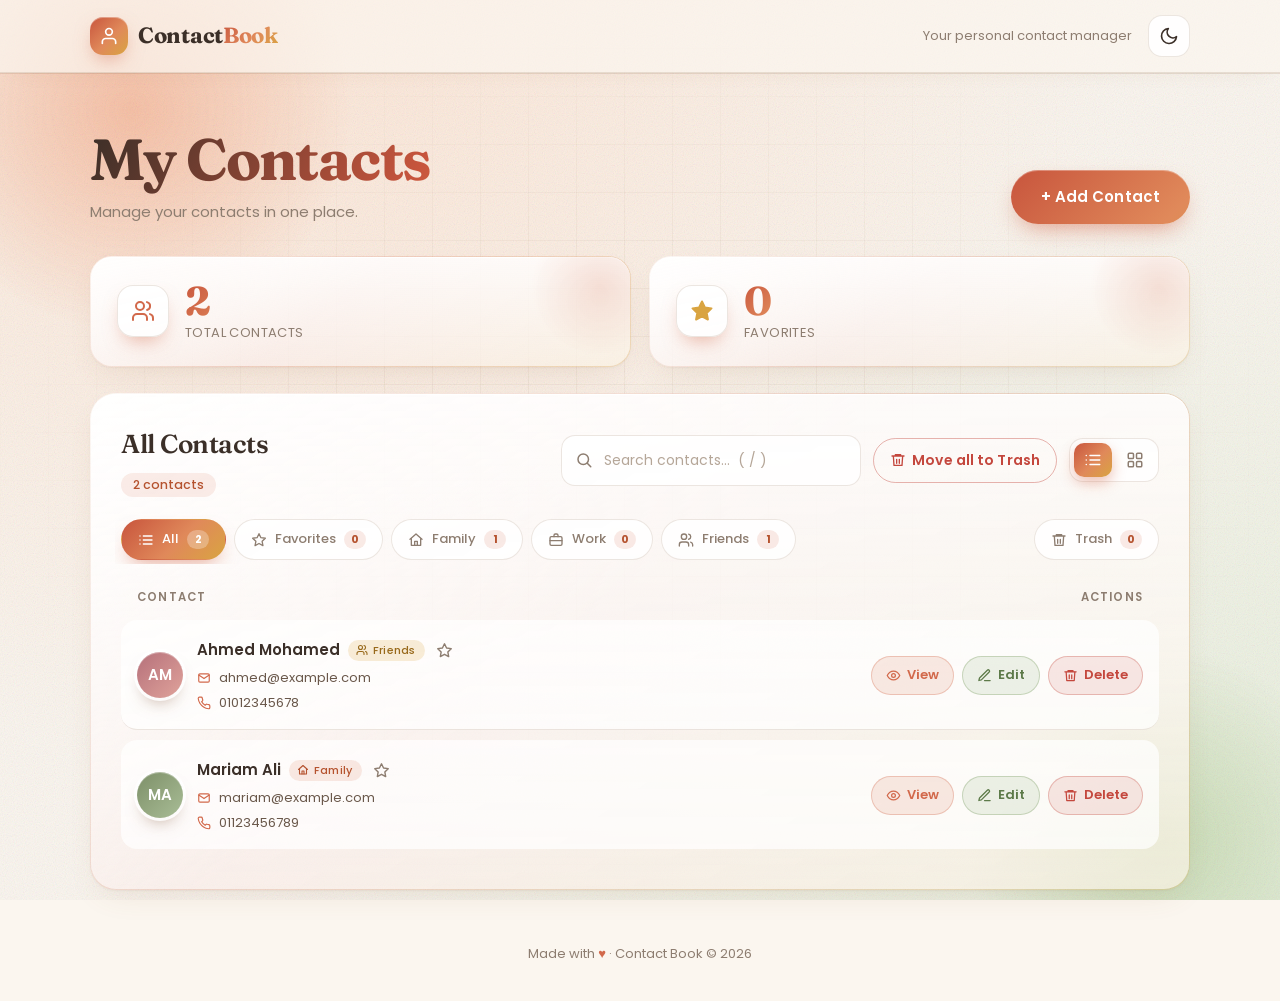
<file: ContactBook/index.html>
<!DOCTYPE html>
<html lang="en" data-theme="light">
<head>
    <meta charset="UTF-8">
    <meta name="viewport" content="width=device-width, initial-scale=1.0">
    <title>Contact Book</title>
    <script>
        try {
            var t = localStorage.getItem("contactbook.theme");
            if (t) document.documentElement.setAttribute("data-theme", t);
        } catch (e) {}
    </script>
    <link rel="icon" href="data:image/svg+xml,%3Csvg xmlns=%27http://www.w3.org/2000/svg%27 viewBox=%270 0 32 32%27%3E%3Crect width=%2732%27 height=%2732%27 rx=%279%27 fill=%27%23d2694b%27/%3E%3Ccircle cx=%2716%27 cy=%2712%27 r=%275%27 fill=%27%23fff%27/%3E%3Cpath d=%27M7 26c1-5 5-7 9-7s8 2 9 7z%27 fill=%27%23fff%27/%3E%3C/svg%3E">
    <meta name="theme-color" content="#fbf6ef">
    <link rel="preload" href="fonts/poppins-latin-400-normal.woff2" as="font" type="font/woff2" crossorigin>
    <link rel="preload" href="fonts/fraunces-latin-700-normal.woff2" as="font" type="font/woff2" crossorigin>
    <link rel="stylesheet" href="style.css">
    <script src="script.js" defer></script>
</head>
<body>
    <div class="bg" aria-hidden="true">
        <span class="blob b1"></span><span class="blob b2"></span><span class="blob b3"></span>
    </div>

    <header class="header">
        <div class="container header-content">
            <a href="#" class="logo">
                <i class="logo-icon"><svg viewBox="0 0 24 24" fill="none" stroke-width="2" stroke-linecap="round" stroke-linejoin="round"><path d="M20 21v-2a4 4 0 0 0-4-4H8a4 4 0 0 0-4 4v2"/><circle cx="12" cy="7" r="4"/></svg></i>
                <b>Contact<span>Book</span></b>
            </a>
            <div class="header-right">
                <p>Your personal contact manager</p>
                <button id="themeToggle" class="icon-btn" type="button" aria-label="Toggle dark mode" title="Toggle theme">
                    <svg class="i-moon" viewBox="0 0 24 24" fill="none" stroke-width="2" stroke-linecap="round" stroke-linejoin="round"><path d="M21 12.8A9 9 0 1 1 11.2 3a7 7 0 0 0 9.8 9.8z"/></svg>
                    <svg class="i-sun" viewBox="0 0 24 24" fill="none" stroke-width="2" stroke-linecap="round" stroke-linejoin="round"><circle cx="12" cy="12" r="4"/><path d="M12 2v2M12 20v2M4.9 4.9l1.4 1.4M17.7 17.7l1.4 1.4M2 12h2M20 12h2M4.9 19.1l1.4-1.4M17.7 6.3l1.4-1.4"/></svg>
                </button>
            </div>
        </div>
    </header>

    <main class="container">
        <section class="page-heading">
            <div class="hero-copy">
                <h1>My Contacts</h1>
                <p>Manage your contacts in one place.</p>
            </div>
            <button id="showFormBtn" class="btn primary">+ Add Contact</button>
        </section>

        <section class="stats" aria-label="Summary">
            <article class="stat spot">
                <span class="stat-icon"><svg viewBox="0 0 24 24" fill="none" stroke="currentColor" stroke-width="2" stroke-linecap="round" stroke-linejoin="round" aria-hidden="true"><path d="M16 21v-2a4 4 0 0 0-4-4H6a4 4 0 0 0-4 4v2"/><circle cx="9" cy="7" r="4"/><path d="M22 21v-2a4 4 0 0 0-3-3.9M16 3.1a4 4 0 0 1 0 7.8"/></svg></span>
                <div><strong id="statTotal">0</strong><small>Total contacts</small></div>
            </article>
            <article class="stat spot">
                <span class="stat-icon star"><svg viewBox="0 0 24 24" fill="none" stroke="currentColor" stroke-width="2" stroke-linecap="round" stroke-linejoin="round" aria-hidden="true"><path d="M12 2.5l2.9 6 6.6.9-4.8 4.6 1.2 6.5L12 17.3 6.1 20.5l1.2-6.5L2.5 9.4l6.6-.9z"/></svg></span>
                <div><strong id="statFav">0</strong><small>Favorites</small></div>
            </article>
        </section>

        <section class="panel spot">
            <div class="toolbar">
                <div>
                    <h2>All Contacts</h2>
                    <p id="contactsCount" class="count-pill">0 contacts</p>
                </div>
                <div class="toolbar-tools">
                    <div class="search-wrap">
                        <svg viewBox="0 0 24 24" fill="none" stroke-width="2" stroke-linecap="round"><circle cx="11" cy="11" r="7"/><path d="m21 21-4.3-4.3"/></svg>
                        <input id="searchInput" type="search"
                               placeholder="Search contacts...  ( / )"
                               aria-label="Search contacts">
                    </div>
                    <button type="button" id="bulkBtn" class="btn ghost-danger" hidden><svg viewBox="0 0 24 24" fill="none" stroke="currentColor" stroke-width="2" stroke-linecap="round" stroke-linejoin="round" aria-hidden="true"><path d="M3 6h18M8 6V4h8v2M19 6l-1 14H6L5 6M10 11v6M14 11v6"/></svg><span id="bulkLabel">Delete all</span></button>
                    <div class="view-toggle" role="group" aria-label="View">
                        <button type="button" id="viewList" class="active" aria-label="List view" title="List view">
                            <svg viewBox="0 0 24 24" fill="none" stroke-width="2" stroke-linecap="round"><path d="M8 6h13M8 12h13M8 18h13M3 6h.01M3 12h.01M3 18h.01"/></svg>
                        </button>
                        <button type="button" id="viewGrid" aria-label="Card view" title="Card view">
                            <svg viewBox="0 0 24 24" fill="none" stroke-width="2" stroke-linecap="round" stroke-linejoin="round"><rect x="3" y="3" width="7" height="7" rx="1.5"/><rect x="14" y="3" width="7" height="7" rx="1.5"/><rect x="3" y="14" width="7" height="7" rx="1.5"/><rect x="14" y="14" width="7" height="7" rx="1.5"/></svg>
                        </button>
                    </div>
                </div>
            </div>

            <div class="tabs" id="tabs" role="tablist" aria-label="Filter contacts">
                <button type="button" class="tab active" data-tab="all" role="tab"><svg viewBox="0 0 24 24" fill="none" stroke="currentColor" stroke-width="2" stroke-linecap="round" stroke-linejoin="round" aria-hidden="true"><path d="M8 6h13M8 12h13M8 18h13M3 6h.01M3 12h.01M3 18h.01"/></svg><span>All</span><b class="tab-count">0</b></button>
                <button type="button" class="tab" data-tab="favorites" role="tab"><svg viewBox="0 0 24 24" fill="none" stroke="currentColor" stroke-width="2" stroke-linecap="round" stroke-linejoin="round" aria-hidden="true"><path d="M12 2.5l2.9 6 6.6.9-4.8 4.6 1.2 6.5L12 17.3 6.1 20.5l1.2-6.5L2.5 9.4l6.6-.9z"/></svg><span>Favorites</span><b class="tab-count">0</b></button>
                <button type="button" class="tab" data-tab="family" role="tab"><svg viewBox="0 0 24 24" fill="none" stroke="currentColor" stroke-width="2" stroke-linecap="round" stroke-linejoin="round" aria-hidden="true"><path d="m3 11 9-8 9 8"/><path d="M5 10v10h14V10"/><path d="M10 20v-6h4v6"/></svg><span>Family</span><b class="tab-count">0</b></button>
                <button type="button" class="tab" data-tab="work" role="tab"><svg viewBox="0 0 24 24" fill="none" stroke="currentColor" stroke-width="2" stroke-linecap="round" stroke-linejoin="round" aria-hidden="true"><rect x="3" y="7" width="18" height="13" rx="2"/><path d="M9 7V5a2 2 0 0 1 2-2h2a2 2 0 0 1 2 2v2M3 13h18"/></svg><span>Work</span><b class="tab-count">0</b></button>
                <button type="button" class="tab" data-tab="friends" role="tab"><svg viewBox="0 0 24 24" fill="none" stroke="currentColor" stroke-width="2" stroke-linecap="round" stroke-linejoin="round" aria-hidden="true"><path d="M16 21v-2a4 4 0 0 0-4-4H6a4 4 0 0 0-4 4v2"/><circle cx="9" cy="7" r="4"/><path d="M22 21v-2a4 4 0 0 0-3-3.9M16 3.1a4 4 0 0 1 0 7.8"/></svg><span>Friends</span><b class="tab-count">0</b></button>
                <button type="button" class="tab tab-trash" data-tab="trash" role="tab"><svg viewBox="0 0 24 24" fill="none" stroke="currentColor" stroke-width="2" stroke-linecap="round" stroke-linejoin="round" aria-hidden="true"><path d="M3 6h18M8 6V4h8v2M19 6l-1 14H6L5 6M10 11v6M14 11v6"/></svg><span>Trash</span><b class="tab-count">0</b></button>
            </div>

            <div id="listView" class="table-wrapper">
                <table>
                    <thead>
                        <tr>
                            <th>Contact</th>
                            <th class="th-actions">Actions</th>
                        </tr>
                    </thead>
                    <tbody id="contactsTableBody"></tbody>
                </table>
            </div>

            <div id="gridView" class="card-grid hidden"></div>

            <div id="emptyMessage" class="empty-message hidden">
                <svg class="empty-icon" viewBox="0 0 24 24" fill="none" stroke="currentColor" stroke-width="2" stroke-linecap="round" stroke-linejoin="round" aria-hidden="true"><circle cx="11" cy="11" r="7"/><path d="m21 21-4.3-4.3"/></svg>
                <strong>No contacts found</strong>
                <p>Try a different search, or add a new contact.</p>
            </div>
        </section>

        <p id="statusMessage" role="status" aria-live="polite"></p>
    </main>

    <dialog id="formSection" class="form-dialog" aria-labelledby="formTitle">
        <div class="dialog-head">
            <div>
                <h2 id="formTitle">Add New Contact</h2>
                <p id="formSub">Fill in the details below.</p>
            </div>
            <button type="button" id="closeFormBtn" class="icon-btn small" aria-label="Close"><svg viewBox="0 0 24 24" fill="none" stroke="currentColor" stroke-width="2" stroke-linecap="round" stroke-linejoin="round" aria-hidden="true"><path d="M18 6 6 18M6 6l12 12"/></svg></button>
        </div>

        <form id="contactForm">
            <div class="form-grid">
                <div class="form-group">
                    <label for="name">Full Name</label>
                    <div class="field">
                        <svg class="f-icon" viewBox="0 0 24 24" fill="none" stroke="currentColor" stroke-width="2" stroke-linecap="round" stroke-linejoin="round" aria-hidden="true"><path d="M20 21v-2a4 4 0 0 0-4-4H8a4 4 0 0 0-4 4v2"/><circle cx="12" cy="7" r="4"/></svg>
                        <input id="name" name="name" type="text" dir="auto" placeholder="Ahmed Mohamed"
                               minlength="2" maxlength="100" required>
                        <svg class="tick" viewBox="0 0 24 24" fill="none" stroke="currentColor" stroke-width="2" stroke-linecap="round" stroke-linejoin="round" aria-hidden="true"><path d="m5 12.5 4.5 4.5L19 7.5"/></svg>
                    </div>
                </div>

                <div class="form-group">
                    <label for="email">Email Address</label>
                    <div class="field">
                        <svg class="f-icon" viewBox="0 0 24 24" fill="none" stroke="currentColor" stroke-width="2" stroke-linecap="round" stroke-linejoin="round" aria-hidden="true"><rect x="3" y="5" width="18" height="14" rx="2"/><path d="m3 7 9 6 9-6"/></svg>
                        <input id="email" name="email" type="email" placeholder="name@example.com"
                               maxlength="254" required>
                        <svg class="tick" viewBox="0 0 24 24" fill="none" stroke="currentColor" stroke-width="2" stroke-linecap="round" stroke-linejoin="round" aria-hidden="true"><path d="m5 12.5 4.5 4.5L19 7.5"/></svg>
                    </div>
                </div>

                <div class="form-group">
                    <label for="phone">Phone Number</label>
                    <div class="field">
                        <svg class="f-icon" viewBox="0 0 24 24" fill="none" stroke="currentColor" stroke-width="2" stroke-linecap="round" stroke-linejoin="round" aria-hidden="true"><path d="M22 16.9v3a2 2 0 0 1-2.2 2 19.8 19.8 0 0 1-8.6-3.1 19.5 19.5 0 0 1-6-6A19.8 19.8 0 0 1 2.1 4.2 2 2 0 0 1 4.1 2h3a2 2 0 0 1 2 1.7c.1 1 .4 1.9.7 2.8a2 2 0 0 1-.5 2.1L8 9.9a16 16 0 0 0 6 6l1.3-1.3a2 2 0 0 1 2.1-.4c.9.3 1.8.6 2.8.7a2 2 0 0 1 1.7 2z"/></svg>
                        <input id="phone" name="phone" type="tel"
                               pattern="^01[0125][0-9]{8}$"
                               placeholder="01012345678"
                               title="Please enter a valid Egyptian phone number starting with 010, 011, 012, or 015 and consisting of 11 digits."
                               required>
                        <svg class="tick" viewBox="0 0 24 24" fill="none" stroke="currentColor" stroke-width="2" stroke-linecap="round" stroke-linejoin="round" aria-hidden="true"><path d="m5 12.5 4.5 4.5L19 7.5"/></svg>
                    </div>
                    <small class="hint">11 digits, starting with 010, 011, 012 or 015</small>
                </div>
                <div class="form-group">
                    <label for="category">Category <span class="opt">(optional)</span></label>
                    <div class="field">
                        <svg class="f-icon" viewBox="0 0 24 24" fill="none" stroke="currentColor" stroke-width="2" stroke-linecap="round" stroke-linejoin="round" aria-hidden="true"><path d="M20.6 13.4 13.4 20.6a2 2 0 0 1-2.8 0L3 13V3h10l7.6 7.6a2 2 0 0 1 0 2.8z"/><circle cx="7.5" cy="7.5" r="1"/></svg>
                        <select id="category" name="category">
                            <option value="">No category</option>
                            <option value="family">Family</option>
                            <option value="work">Work</option>
                            <option value="friends">Friends</option>
                        </select>
                        <svg class="chev" viewBox="0 0 24 24" fill="none" stroke="currentColor" stroke-width="2" stroke-linecap="round" stroke-linejoin="round" aria-hidden="true"><path d="m6 9 6 6 6-6"/></svg>
                    </div>
                </div>

            </div>

            <div class="form-actions">
                <button type="button" id="cancelBtn" class="btn secondary">
                    Cancel
                </button>
                <button type="submit" class="btn primary">
                    Save Contact
                </button>
            </div>
        </form>
    </dialog>

    <dialog id="confirmDialog">
        <form method="dialog" class="dialog-body">
            <div class="dialog-icon"><svg viewBox="0 0 24 24" fill="none" stroke="currentColor" stroke-width="2" stroke-linecap="round" stroke-linejoin="round" aria-hidden="true"><path d="M3 6h18M8 6V4h8v2M19 6l-1 14H6L5 6M10 11v6M14 11v6"/></svg></div>
            <h3 id="confirmTitle">Delete contact?</h3>
            <p id="confirmText">This can't be undone.</p>
            <div class="dialog-actions">
                <button value="cancel" class="btn secondary">Cancel</button>
                <button value="ok" class="btn danger" id="confirmOk">Delete</button>
            </div>
        </form>
    </dialog>

    <dialog id="detailsDialog" class="details-dialog" aria-label="Contact details">
        <button type="button" id="closeDetails" class="icon-btn small details-close" aria-label="Close"><svg viewBox="0 0 24 24" fill="none" stroke="currentColor" stroke-width="2" stroke-linecap="round" stroke-linejoin="round" aria-hidden="true"><path d="M18 6 6 18M6 6l12 12"/></svg></button>
        <div id="detailsBody"></div>
    </dialog>

    <footer>
        <p>Made with <span class="heart">♥</span> &middot; Contact Book &copy; 2026</p>
    </footer>
</body>
</html>
</file>
<file: ContactBook/style.css>
@font-face { font-family: "Cairo"; font-style: normal; font-weight: 400; font-display: swap; src: url("fonts/cairo-arabic-400-normal.woff2") format("woff2"); unicode-range: U+0600-06FF,U+0750-077F,U+08A0-08FF,U+200C-200E,U+2010-2011,U+204F,U+FB50-FDFF,U+FE70-FEFC; }
@font-face { font-family: "Cairo"; font-style: normal; font-weight: 600; font-display: swap; src: url("fonts/cairo-arabic-600-normal.woff2") format("woff2"); unicode-range: U+0600-06FF,U+0750-077F,U+08A0-08FF,U+200C-200E,U+2010-2011,U+204F,U+FB50-FDFF,U+FE70-FEFC; }
@font-face { font-family: "Cairo"; font-style: normal; font-weight: 700; font-display: swap; src: url("fonts/cairo-arabic-700-normal.woff2") format("woff2"); unicode-range: U+0600-06FF,U+0750-077F,U+08A0-08FF,U+200C-200E,U+2010-2011,U+204F,U+FB50-FDFF,U+FE70-FEFC; }
@font-face { font-family: "Poppins"; font-style: normal; font-weight: 400; font-display: swap; src: url("fonts/poppins-latin-400-normal.woff2") format("woff2"); }
@font-face { font-family: "Poppins"; font-style: normal; font-weight: 500; font-display: swap; src: url("fonts/poppins-latin-500-normal.woff2") format("woff2"); }
@font-face { font-family: "Poppins"; font-style: normal; font-weight: 600; font-display: swap; src: url("fonts/poppins-latin-600-normal.woff2") format("woff2"); }
@font-face { font-family: "Poppins"; font-style: normal; font-weight: 700; font-display: swap; src: url("fonts/poppins-latin-700-normal.woff2") format("woff2"); }
@font-face { font-family: "Fraunces"; font-style: normal; font-weight: 600; font-display: swap; src: url("fonts/fraunces-latin-600-normal.woff2") format("woff2"); }
@font-face { font-family: "Fraunces"; font-style: normal; font-weight: 700; font-display: swap; src: url("fonts/fraunces-latin-700-normal.woff2") format("woff2"); }

:root {
    --bg: #fbf6ef;
    --surface: rgba(255, 255, 255, 0.62);
    --surface-strong: rgba(255, 255, 255, 0.9);
    --border: rgba(140, 100, 70, 0.16);
    --text: #3b2f28;
    --muted: #8d7d70;
    --primary: #d2694b;
    --primary-2: #c3d8ad;
    --accent: #5d7a49;
    --success: #a3b18a;
    --danger: #c4473d;
    --grad: linear-gradient(135deg, #c8553d 0%, #e0895a 55%, #d9a441 100%);
    --ease: cubic-bezier(.22, 1, .36, 1);

    --fill: rgba(255, 255, 255, .7);
    --fill-input: rgba(255, 255, 255, .85);
    --shadow: rgba(150, 100, 60, .16);
    --header-bg: rgba(251, 246, 239, .72);
    --toast-bg: rgba(255, 255, 255, .94);
    --bg-a: #fde6d6; --bg-b: #e6efdc;
    --blob1: #f6b99c; --blob2: #c3d8ad; --blob3: #f7da95; --blob-op: .9;
    --grid-line: rgba(140, 100, 70, .07);
    --pill-text: #b5522e;
    --cell-text: #6a584b;
    --placeholder: #b5a698;
    --h1-grad: linear-gradient(120deg, #3b2f28 0%, #c8553d 45%, #d9a441 75%, #3b2f28 100%);
    --inset: #fff;
    --spot: rgba(210, 105, 75, .14);
}

[data-theme="dark"] {
    --bg: #1a1613;
    --surface: rgba(255, 255, 255, 0.06);
    --surface-strong: rgba(255, 255, 255, 0.12);
    --border: rgba(255, 255, 255, 0.12);
    --text: #f4ece1;
    --muted: #b3a899;
    --accent: #a9bd96;
    --danger: #e0786f;
    --fill: rgba(255, 255, 255, .045);
    --fill-input: rgba(255, 255, 255, .06);
    --shadow: rgba(0, 0, 0, .4);
    --header-bg: rgba(26, 22, 19, .6);
    --toast-bg: rgba(34, 28, 24, .9);
    --bg-a: #33221a; --bg-b: #1f2616;
    --blob1: #9a4f30; --blob2: #5f6f4b; --blob3: #c99a5b; --blob-op: .8;
    --grid-line: rgba(255, 255, 255, .035);
    --pill-text: #e8b89a;
    --cell-text: #e0d5c6;
    --placeholder: #7d7265;
    --h1-grad: linear-gradient(120deg, #f4ece1 0%, #e8b89a 40%, #d9a441 70%, #f4ece1 100%);
    --inset: rgba(255, 255, 255, .08);
    --spot: rgba(217, 164, 65, .12);
}



* { box-sizing: border-box; }

html { scroll-behavior: smooth; }

body {
    margin: 0;
    min-height: 100vh;
    font-family: "Poppins", "Cairo", "Segoe UI", Arial, sans-serif;
    background: var(--bg);
    color: var(--text);
    line-height: 1.6;
    overflow-x: hidden;
    position: relative;
}

/* ---------- Animated background ---------- */
.bg {
    position: fixed;
    inset: 0;
    z-index: -1;
    overflow: hidden;
    background:
        radial-gradient(ellipse at 20% 0%, var(--bg-a) 0%, transparent 60%),
        radial-gradient(ellipse at 100% 100%, var(--bg-b) 0%, transparent 55%),
        var(--bg);
}

.blob {
    position: absolute;
    border-radius: 50%;
    will-change: transform;
    opacity: var(--blob-op);
    animation: float 30s ease-in-out infinite;
}
.blob.b1 { width: 460px; height: 460px; background: radial-gradient(circle, var(--blob1) 0%, transparent 68%); top: -120px; left: -100px; }
.blob.b2 { width: 400px; height: 400px; background: radial-gradient(circle, var(--blob2) 0%, transparent 68%); bottom: -140px; right: -80px; animation-delay: -6s; animation-duration: 22s; }
.blob.b3 { width: 320px; height: 320px; background: radial-gradient(circle, var(--blob3) 0%, transparent 68%); top: 40%; left: 55%; opacity: .35; animation-delay: -12s; animation-duration: 26s; }

.bg::after {
    content: "";
    position: absolute;
    inset: 0;
    background-image:
        linear-gradient(var(--grid-line) 1px, transparent 1px),
        linear-gradient(90deg, var(--grid-line) 1px, transparent 1px);
    background-size: 48px 48px;
    mask-image: radial-gradient(ellipse at center, #000 30%, transparent 75%);
    -webkit-mask-image: radial-gradient(ellipse at center, #000 30%, transparent 75%);
}

@keyframes float {
    0%, 100% { transform: translate(0, 0) scale(1); }
    33%      { transform: translate(70px, 50px) scale(1.12); }
    66%      { transform: translate(-50px, 80px) scale(.92); }
}

.container { width: min(1100px, 92%); margin: auto; }

p { color: var(--muted); margin: 0; }

/* ---------- Header ---------- */
.header {
    position: sticky;
    top: 0;
    z-index: 20;
    background: var(--header-bg);
    border-bottom: 1px solid var(--border);
    animation: dropIn .8s var(--ease) both;
}

.header-content {
    min-height: 72px;
    display: flex;
    justify-content: space-between;
    align-items: center;
    gap: 16px;
}

.logo {
    font-family: "Fraunces", "Cairo", Georgia, serif;
    display: flex;
    align-items: center;
    gap: 10px;
    color: var(--text);
    font-size: 22px;
    font-weight: 700;
    text-decoration: none;
    letter-spacing: -.3px;
}

.logo-icon {
    width: 38px;
    height: 38px;
    border-radius: 12px;
    background: var(--grad);
    display: grid;
    place-items: center;
    box-shadow: 0 6px 20px rgba(210, 105, 75, .5);
}
.logo-icon svg { width: 20px; height: 20px; stroke: #fff; }

.logo span {
    background: var(--grad);
    -webkit-background-clip: text;
    background-clip: text;
    color: transparent;
}

@keyframes pulseGlow {
    0%, 100% { box-shadow: 0 6px 20px rgba(210, 105, 75, .45); }
    50%      { box-shadow: 0 6px 32px rgba(217, 164, 65, .75); }
}

/* ---------- Heading ---------- */
.page-heading,
.toolbar {
    display: flex;
    justify-content: space-between;
    align-items: center;
    gap: 20px;
}

.page-heading {
    margin: 48px 0 28px;
    animation: riseIn .8s .1s var(--ease) both;
}

h1 {
    font-family: "Fraunces", "Cairo", Georgia, serif;
    margin: 0 0 4px;
    font-size: clamp(32px, 5vw, 48px);
    font-weight: 700;
    letter-spacing: -1px;
    background: var(--h1-grad);
    background-size: 220% auto;
    -webkit-background-clip: text;
    background-clip: text;
    color: transparent;
}

@keyframes shimmer { to { background-position: 220% center; } }

h2 { margin: 0 0 4px; font-size: 20px; font-weight: 600; }

/* ---------- Buttons ---------- */
.btn {
    position: relative;
    overflow: hidden;
    border: 0;
    border-radius: 14px;
    padding: 12px 22px;
    cursor: pointer;
    font: inherit;
    font-weight: 600;
    font-size: 14px;
    color: #fff;
    transition: transform .2s var(--ease), box-shadow .2s;
}

.btn:active { transform: scale(.96); }

.primary {
    background: var(--grad);
    background-size: 160% 160%;
    box-shadow: 0 8px 24px rgba(210, 105, 75, .45);
}
.primary:hover {
    transform: translateY(-3px);
    box-shadow: 0 14px 34px rgba(217, 164, 65, .5);
}
.primary::after {
    content: "";
    position: absolute;
    top: 0; left: -80%;
    width: 50%; height: 100%;
    background: linear-gradient(100deg, transparent, rgba(255,255,255,.45), transparent);
    transform: skewX(-20deg);
}
.primary:hover::after { animation: shine .8s ease; }

@keyframes shine { to { left: 140%; } }
@keyframes gradMove {
    0%, 100% { background-position: 0% 50%; }
    50%      { background-position: 100% 50%; }
}

.secondary {
    background: var(--surface-strong);
    border: 1px solid var(--border);
    color: var(--text);
}
.secondary:hover { background: #fff; transform: translateY(-2px); }

/* ---------- Panels (glass) ---------- */
.panel {
    background: var(--surface);
    border: 1px solid var(--border);
    border-radius: 24px;
    padding: 28px;
    margin-bottom: 26px;
    min-width: 0;
    box-shadow: 0 10px 30px var(--shadow), inset 0 1px 0 var(--inset);
    animation: riseIn .9s .2s var(--ease) both;
}

.hidden { display: none !important; }

#formSection:not(.hidden) {
    animation: slideDown .55s var(--ease) both;
    border-color: rgba(210, 105, 75, .5);
}

@keyframes slideDown {
    from { opacity: 0; transform: translateY(-24px) scale(.97); }
    to   { opacity: 1; transform: none; }
}
@keyframes riseIn {
    from { opacity: 0; transform: translateY(30px); }
    to   { opacity: 1; transform: none; }
}
@keyframes dropIn {
    from { opacity: 0; transform: translateY(-100%); }
    to   { opacity: 1; transform: none; }
}

/* ---------- Form ---------- */
.form-grid {
    display: grid;
    grid-template-columns: repeat(3, minmax(0, 1fr));
    gap: 20px;
    margin-top: 18px;
}

.form-group { display: flex; flex-direction: column; gap: 8px; }
.form-group label { font-weight: 500; font-size: 13px; color: var(--muted); }

.form-group input,
#searchInput {
    width: 100%;
    min-width: 0;
    padding: 13px 16px;
    background: var(--fill-input);
    border: 1px solid var(--border);
    border-radius: 14px;
    color: var(--text);
    outline: none;
    font: inherit;
    font-size: 14px;
    transition: border-color .25s, box-shadow .25s, background .25s, transform .25s var(--ease);
}
.form-group input::placeholder,
#searchInput::placeholder { color: var(--placeholder); }

.form-group input:focus,
#searchInput:focus {
    border-color: var(--primary);
    background: rgba(210, 105, 75, .08);
    box-shadow: 0 0 0 4px rgba(210, 105, 75, .22);
    transform: translateY(-2px);
}

.form-group input:user-invalid { border-color: var(--danger); }

.form-actions {
    display: flex;
    justify-content: flex-end;
    gap: 10px;
    margin-top: 26px;
}

.search-wrap { position: relative; width: 100%; max-width: 300px; }
.search-wrap svg {
    position: absolute;
    left: 14px; top: 50%;
    width: 18px; height: 18px;
    transform: translateY(-50%);
    stroke: var(--muted);
    pointer-events: none;
    transition: stroke .25s;
}
.search-wrap:focus-within svg { stroke: var(--accent); }
#searchInput { padding-left: 42px; }

.count-pill {
    display: inline-block;
    margin-top: 4px;
    padding: 2px 12px;
    border-radius: 999px;
    background: rgba(210, 105, 75, .18);
    color: var(--pill-text);
    font-size: 12px;
    font-weight: 600;
}

/* ---------- Table ---------- */
.toolbar { margin-bottom: 18px; }

.table-wrapper { overflow-x: auto; }

table {
    width: 100%;
    border-collapse: separate;
    border-spacing: 0 10px;
    text-align: left;
}

th {
    padding: 4px 16px;
    color: var(--muted);
    font-size: 12px;
    font-weight: 600;
    letter-spacing: 1px;
    text-transform: uppercase;
}

td {
    padding: 14px 16px;
    font-size: 14px;
    white-space: nowrap;
    background: var(--fill);
    border-top: 1px solid transparent;
    border-bottom: 1px solid transparent;
    transition: background .3s, border-color .3s;
}
td:first-child { border-radius: 16px 0 0 16px; }
td:last-child  { border-radius: 0 16px 16px 0; }

tbody tr {
    animation: rowIn .6s var(--ease) both;
    animation-delay: calc(var(--i, 0) * 70ms);
    transition: transform .3s var(--ease), box-shadow .3s;
}

tbody tr:hover { transform: translateY(-2px); }
tbody tr:hover td {
    background: rgba(210, 105, 75, .10);
    border-color: rgba(210, 105, 75, .35);
}

tbody tr.leaving { animation: rowOut .4s ease forwards; }

@keyframes rowIn {
    from { opacity: 0; transform: translateX(-30px); }
    to   { opacity: 1; transform: none; }
}
@keyframes rowOut {
    to { opacity: 0; transform: translateX(60px) scale(.95); }
}

.contact-name { display: flex; align-items: center; gap: 12px; font-weight: 600; }

.avatar {
    flex: none;
    width: 40px; height: 40px;
    border-radius: 14px;
    display: grid;
    place-items: center;
    font-size: 14px;
    font-weight: 700;
    color: #fff;
    background: var(--av, var(--grad));
    box-shadow: 0 6px 16px rgba(150, 100, 60, .3);
    transition: transform .4s var(--ease);
}
tbody tr:hover .avatar { transform: rotate(-8deg) scale(1.12); }

td:nth-child(2), td:nth-child(3) { color: var(--cell-text); }

/* ---------- Action buttons ---------- */
.actions-cell { display: flex; gap: 8px; align-items: center; }

.action-btn {
    border: 1px solid transparent;
    border-radius: 10px;
    padding: 8px 14px;
    cursor: pointer;
    font: inherit;
    font-size: 13px;
    font-weight: 600;
    transition: transform .25s var(--ease), background .25s, box-shadow .25s;
}
.action-btn:hover { transform: translateY(-2px); }
.action-btn:active { transform: scale(.95); }

.edit-btn { background: rgba(110, 145, 85, .12); color: var(--accent); border-color: rgba(110, 145, 85, .3); }
.edit-btn:hover { background: rgba(110, 145, 85, .25); box-shadow: 0 6px 18px rgba(110, 145, 85, .25); }

.delete-btn { background: rgba(196, 71, 61, .12); color: var(--danger); border-color: rgba(196, 71, 61, .3); }
.delete-btn:hover { background: rgba(196, 71, 61, .25); box-shadow: 0 6px 18px rgba(196, 71, 61, .25); }

.empty-message {
    text-align: center;
    padding: 36px 20px;
    font-size: 15px;
    animation: riseIn .6s var(--ease) both;
}
.empty-message::before {
    animation: none !important;
    content: "🔍";
    display: block;
    font-size: 40px;
    margin-bottom: 8px;
    animation: bob 2.4s ease-in-out infinite;
}
@keyframes bob { 50% { transform: translateY(-8px); } }

/* ---------- Toast ---------- */
#statusMessage {
    position: fixed;
    left: 50%;
    bottom: 28px;
    z-index: 50;
    max-width: 90vw;
    padding: 13px 24px;
    border-radius: 16px;
    background: var(--toast-bg);
    border: 1px solid var(--border);
    box-shadow: 0 16px 40px var(--shadow);
    font-size: 14px;
    font-weight: 500;
    opacity: 0;
    pointer-events: none;
    transform: translate(-50%, 30px) scale(.95);
    transition: opacity .35s, transform .45s var(--ease);
}
#statusMessage.show { opacity: 1; transform: translate(-50%, 0) scale(1); }
#statusMessage.error { border-color: rgba(196, 71, 61, .6); }

footer {
    text-align: center;
    padding: 28px 20px 36px;
    font-size: 13px;
    color: var(--muted);
}
footer p { color: var(--muted); }

/* ---------- Responsive ---------- */
@media (max-width: 800px) {
    .form-grid { grid-template-columns: 1fr; }
}

@media (max-width: 650px) {
    .header-content p { display: none; }
    .page-heading, .toolbar { align-items: stretch; flex-direction: column; }
    .search-wrap { max-width: none; }
    .panel { padding: 18px; border-radius: 20px; }

    /* table -> cards */
    thead { display: none; }
    table, tbody, tr, td { display: block; width: 100%; }
    tbody tr {
        margin-bottom: 14px;
        padding: 6px 4px;
        border-radius: 18px;
        background: var(--fill);
        border: 1px solid var(--border);
    }
    td, td:first-child, td:last-child {
        background: transparent !important;
        border: 0 !important;
        border-radius: 0;
        padding: 8px 14px;
        white-space: normal;
        word-break: break-word;
    }
}

@media (prefers-reduced-motion: reduce) {
    *, *::before, *::after {
        animation-duration: .01ms !important;
        animation-iteration-count: 1 !important;
        transition-duration: .01ms !important;
    }
}

/* =====================================================
   v3 additions
   ===================================================== */

.header-right { display: flex; align-items: center; gap: 16px; }

.icon-btn {
    width: 42px; height: 42px;
    border-radius: 14px;
    border: 1px solid var(--border);
    background: var(--surface-strong);
    color: var(--text);
    display: grid; place-items: center;
    cursor: pointer;
    transition: transform .3s var(--ease), box-shadow .3s;
}
.icon-btn:hover { transform: translateY(-2px) rotate(12deg); box-shadow: 0 8px 20px var(--shadow); }
.icon-btn svg { width: 20px; height: 20px; stroke: currentColor; grid-area: 1 / 1; transition: transform .5s var(--ease), opacity .3s; }
.i-sun { opacity: 0; transform: rotate(-90deg) scale(.5); }
[data-theme="dark"] .i-sun { opacity: 1; transform: none; }
[data-theme="dark"] .i-moon { opacity: 0; transform: rotate(90deg) scale(.5); }

/* spotlight that follows the cursor */
.spot { position: relative; isolation: isolate; }
.spot::before {
    content: "";
    position: absolute; inset: 0;
    border-radius: inherit;
    background: radial-gradient(340px circle at var(--mx, 50%) var(--my, 0%), var(--spot), transparent 70%);
    opacity: 0;
    transition: opacity .4s;
    pointer-events: none;
    z-index: -1;
}
.spot:hover::before { opacity: 1; }
.panel.spot::before, .stat.spot::before { display: none; }

/* stats */
.stats {
    display: grid;
    grid-template-columns: repeat(2, minmax(0, 1fr));
    gap: 18px;
    margin-bottom: 26px;
}
.stat {
    display: flex; align-items: center; gap: 16px;
    padding: 20px 22px;
    background: var(--surface);
    border: 1px solid var(--border);
    border-radius: 22px;
    box-shadow: 0 8px 24px var(--shadow), inset 0 1px 0 var(--inset);
    animation: riseIn .8s var(--ease) both;
    transition: transform .35s var(--ease);
    min-width: 0;
}
.stat:nth-child(2) { animation-delay: .08s; }
.stat:nth-child(3) { animation-delay: .16s; }
.stat:hover { transform: translateY(-5px); }
.stat-icon {
    flex: none;
    width: 52px; height: 52px;
    display: grid; place-items: center;
    font-size: 24px;
    border-radius: 16px;
    background: var(--fill-input);
    border: 1px solid var(--border);
}
.stat > div { min-width: 0; display: flex; flex-direction: column; }
.stat strong { font-family: "Fraunces", "Cairo", Georgia, serif; font-size: 32px; line-height: 1.1; }
.stat .stat-text { font-family: "Poppins", "Cairo", sans-serif; font-size: 18px; font-weight: 600; overflow: hidden; text-overflow: ellipsis; white-space: nowrap; padding: 7px 0 6px; }
.stat small { color: var(--muted); font-size: 12px; letter-spacing: .5px; }

/* toolbar tools */
.toolbar-tools { display: flex; align-items: center; gap: 12px; flex: 1; justify-content: flex-end; }

.view-toggle {
    display: flex; gap: 4px; padding: 4px;
    background: var(--fill-input);
    border: 1px solid var(--border);
    border-radius: 14px;
}
.view-toggle button {
    width: 38px; height: 34px;
    border: 0; border-radius: 10px;
    background: transparent; color: var(--muted);
    display: grid; place-items: center; cursor: pointer;
    transition: background .3s, color .3s, transform .25s var(--ease);
}
.view-toggle button svg { width: 18px; height: 18px; stroke: currentColor; }
.view-toggle button:hover { color: var(--text); }
.view-toggle button.active { background: var(--grad); color: #fff; box-shadow: 0 6px 14px rgba(210,105,75,.4); }

/* star + inline icon buttons */
.star-btn, .copy-btn {
    flex: none;
    width: 30px; height: 30px;
    border: 0; border-radius: 9px;
    background: transparent;
    color: var(--muted);
    display: grid; place-items: center;
    cursor: pointer;
    transition: transform .3s var(--ease), color .25s, background .25s;
}
.star-btn svg, .copy-btn svg { width: 17px; height: 17px; stroke: currentColor; fill: none; stroke-width: 2; stroke-linecap: round; stroke-linejoin: round; }
.star-btn:hover { color: #d9a441; transform: scale(1.2) rotate(-10deg); }
.star-btn.on { color: #d9a441; }
.star-btn.on svg { fill: #d9a441; animation: pop .5s var(--ease); }
.copy-btn { opacity: 0; width: 28px; height: 28px; }
td:hover .copy-btn, .info-line:hover .copy-btn, .copy-btn:focus-visible { opacity: 1; }
.copy-btn:hover { background: var(--spot); color: var(--primary); }
.copy-btn.done { color: var(--accent); opacity: 1; }
@keyframes pop { 0% { transform: scale(.4) rotate(-40deg); } 60% { transform: scale(1.35); } 100% { transform: none; } }

.cell-inline { display: flex; align-items: center; gap: 4px; }
td a, .info-line a { color: inherit; text-decoration: none; background-image: linear-gradient(var(--primary), var(--primary)); background-size: 0 2px; background-repeat: no-repeat; background-position: 0 100%; transition: background-size .35s var(--ease), color .25s; }
td a:hover, .info-line a:hover { background-size: 100% 2px; color: var(--primary); }

/* card grid */
.card-grid {
    display: grid;
    grid-template-columns: repeat(auto-fill, minmax(260px, 1fr));
    gap: 18px;
    margin-top: 4px;
}
.contact-card {
    position: relative;
    padding: 22px;
    border-radius: 22px;
    background: var(--fill);
    border: 1px solid var(--border);
    animation: popIn .6s var(--ease) both;
    animation-delay: calc(var(--i, 0) * 70ms);
    transition: transform .35s var(--ease), box-shadow .35s, border-color .35s;
    min-width: 0;
}
.contact-card:hover { transform: translateY(-6px); box-shadow: 0 22px 44px var(--shadow); border-color: rgba(210,105,75,.45); }
.contact-card .star-btn { position: absolute; top: 14px; right: 14px; }
.contact-card .avatar { width: 62px; height: 62px; border-radius: 20px; font-size: 20px; margin-bottom: 14px; }
.contact-card:hover .avatar { transform: rotate(-8deg) scale(1.1); }
.contact-card h3 { margin: 0 0 12px; font-size: 17px; }
.info-line { display: flex; align-items: center; gap: 6px; font-size: 13px; color: var(--cell-text); min-width: 0; }
.info-line span.txt { overflow: hidden; text-overflow: ellipsis; white-space: nowrap; }
.contact-card .actions-cell { margin-top: 16px; }
.contact-card .action-btn { flex: 1; }
.contact-card.leaving, tr.leaving { animation: rowOut .4s ease forwards; }
@keyframes popIn { from { opacity: 0; transform: translateY(24px) scale(.94); } to { opacity: 1; transform: none; } }

/* no re-animation on small updates */
.static tbody tr, .static .contact-card { animation: none !important; }
.static tbody tr.leaving, .static .contact-card.leaving { animation: rowOut .4s ease forwards !important; }

mark { background: rgba(217, 164, 65, .35); color: inherit; border-radius: 4px; padding: 0 2px; }

/* confirm dialog */
dialog {
    border: 1px solid var(--border);
    border-radius: 26px;
    padding: 0;
    width: min(380px, 92vw);
    background: var(--toast-bg);
    color: var(--text);
    box-shadow: 0 30px 80px rgba(0, 0, 0, .35);
}
dialog[open] { animation: dialogIn .45s var(--ease); }
dialog::backdrop { background: rgba(30, 20, 14, .5); animation: fade .3s; }
@keyframes dialogIn { from { opacity: 0; transform: translateY(30px) scale(.9); } to { opacity: 1; transform: none; } }
@keyframes fade { from { opacity: 0; } }
.dialog-body { padding: 32px 28px 26px; text-align: center; }
.dialog-body h3 { margin: 6px 0 6px; font-size: 20px; font-family: "Fraunces", "Cairo", Georgia, serif; }
.dialog-icon { font-size: 42px; }
.dialog-actions { display: flex; gap: 10px; justify-content: center; margin-top: 22px; }
.btn.danger { background: linear-gradient(135deg, #d9574a, #c4473d); box-shadow: 0 8px 22px rgba(196, 71, 61, .4); }
.btn.danger:hover { transform: translateY(-3px); }

:focus-visible { outline: 2px solid var(--primary); outline-offset: 2px; }

@media (max-width: 800px) {
    .stats { grid-template-columns: repeat(2, minmax(0, 1fr)); }
    .toolbar-tools { justify-content: stretch; }
}
@media (max-width: 650px) {
    .toolbar-tools { flex-direction: column; align-items: stretch; }
    .view-toggle { display: none; }
    #gridView { display: none !important; }
    #listView { display: block !important; }
    .copy-btn { opacity: 1; }
    .header-right p { display: none; }
}

/* =====================================================
   v4: icons, contact cell, form modal
   ===================================================== */

/* stat icons (svg instead of emoji) */
.stat-icon svg { width: 24px; height: 24px; stroke: var(--primary); }
.stat-icon.star svg { stroke: #d9a441; fill: #d9a441; }

/* contact cell: name on top, email + phone below */
th.th-actions { text-align: right; }
td.contact-cell { width: 100%; }
td.actions-td { text-align: right; }
td.actions-td .actions-cell { justify-content: flex-end; }

.contact-name { align-items: center; gap: 14px; font-weight: 400; }
.contact-text { display: flex; flex-direction: column; gap: 1px; min-width: 0; }
.name-line { display: flex; align-items: center; gap: 4px; font-weight: 600; font-size: 15px; }
#contactsTableBody .avatar { width: 46px; height: 46px; border-radius: 15px; font-size: 15px; }

.sub-line { display: flex; align-items: center; gap: 8px; font-size: 13px; color: var(--cell-text); min-width: 0; }
.sub-icon { flex: none; display: grid; place-items: center; color: var(--muted); }
.sub-icon svg { width: 14px; height: 14px; stroke: currentColor; fill: none; stroke-width: 2; stroke-linecap: round; stroke-linejoin: round; }
.sub-line a { overflow: hidden; text-overflow: ellipsis; }
.sub-line:hover .copy-btn { opacity: 1; }
.sub-line .copy-btn { width: 24px; height: 24px; }
.sub-line .copy-btn svg { width: 14px; height: 14px; }
.contact-card h3 { margin-bottom: 8px; }
.contact-card .sub-line { padding: 2px 0; }

/* action buttons with icons */
.action-btn { display: inline-flex; align-items: center; gap: 6px; }
.action-btn svg { width: 15px; height: 15px; stroke: currentColor; fill: none; stroke-width: 2; stroke-linecap: round; stroke-linejoin: round; }
.contact-card .action-btn { justify-content: center; }

/* toast icon */
.toast-icon { display: inline-grid; place-items: center; vertical-align: -5px; margin-right: 9px; }
.toast-icon svg { width: 20px; height: 20px; fill: none; stroke: var(--accent); stroke-width: 2; stroke-linecap: round; stroke-linejoin: round; }
#statusMessage.error .toast-icon svg { stroke: var(--danger); }

/* confirm dialog icon */
.dialog-icon {
    width: 64px; height: 64px; margin: 0 auto 10px;
    display: grid; place-items: center;
    border-radius: 22px;
    background: rgba(196, 71, 61, .12);
    color: var(--danger);
}
.dialog-icon svg { width: 30px; height: 30px; }

/* empty state */
.empty-message { display: flex; flex-direction: column; align-items: center; gap: 4px; }
.empty-message.hidden { display: none !important; }
.empty-message::before { content: none !important; }
.empty-icon {
    width: 64px; height: 64px; padding: 16px;
    border-radius: 22px;
    background: var(--fill-input);
    border: 1px solid var(--border);
    color: var(--muted);
    margin-bottom: 10px;
}
.empty-message strong { font-size: 17px; color: var(--text); }
.empty-message p { font-size: 13px; }

/* ---------- form modal ---------- */
#formSection.form-dialog {
    width: min(520px, 94vw);
    max-height: 92vh;
    overflow: auto;
    margin: auto;
    border-radius: 28px;
    background: var(--toast-bg);
    color: var(--text);
}
#formSection[open] { animation: dialogIn .45s var(--ease); }
#formSection::backdrop { background: rgba(30, 20, 14, .45); animation: fade .3s; }

.dialog-head {
    display: flex; justify-content: space-between; align-items: flex-start; gap: 16px;
    padding: 28px 28px 0;
}
.dialog-head h2 { font-family: "Fraunces", "Cairo", Georgia, serif; font-size: 24px; margin: 0 0 2px; }
.dialog-head p { font-size: 13px; }
.icon-btn.small { width: 36px; height: 36px; border-radius: 12px; flex: none; }
.icon-btn.small:hover { transform: rotate(90deg); }
.icon-btn.small svg { width: 17px; height: 17px; opacity: 1; transform: none; }

#formSection #contactForm { padding: 6px 28px 28px; }
#formSection .form-grid { grid-template-columns: 1fr; gap: 18px; margin-top: 18px; }
#formSection .form-actions { margin-top: 26px; }

.field { position: relative; }
.field input { padding-left: 44px !important; padding-right: 42px !important; }
.f-icon {
    position: absolute; left: 15px; top: 50%;
    width: 18px; height: 18px;
    transform: translateY(-50%);
    color: var(--muted);
    pointer-events: none;
    transition: color .25s;
}
.field:focus-within .f-icon { color: var(--primary); }
.tick {
    position: absolute; right: 14px; top: 50%;
    width: 20px; height: 20px;
    transform: translateY(-50%) scale(.4);
    color: var(--accent);
    opacity: 0;
    pointer-events: none;
    transition: opacity .25s, transform .4s var(--ease);
}
.field:has(input:user-valid) .tick { opacity: 1; transform: translateY(-50%) scale(1); }
.field:has(input:user-invalid) .f-icon { color: var(--danger); }
.field input:user-invalid { border-color: var(--danger); box-shadow: 0 0 0 4px rgba(196, 71, 61, .12); }
.hint { color: var(--muted); font-size: 12px; margin-top: -2px; }

@media (max-width: 650px) {
    #contactsTableBody .avatar { width: 44px; height: 44px; }
    td.actions-td { text-align: left; }
    td.actions-td .actions-cell { justify-content: flex-start; }
    #formSection .dialog-head { padding: 22px 20px 0; }
    #formSection #contactForm { padding: 4px 20px 22px; }
}

#formSection.form-dialog, dialog { background: color-mix(in srgb, var(--bg) 97%, transparent); }
#searchInput::-webkit-search-cancel-button { opacity: .5; cursor: pointer; }

/* Arabic / mixed-direction content */
.sub-line a { direction: ltr; unicode-bidi: isolate; }
input#name { unicode-bidi: plaintext; text-align: start; }

mark { padding: 0 !important; }
.sub-line a { color: inherit; text-decoration: none; background-image: linear-gradient(var(--primary), var(--primary)); background-size: 0 2px; background-repeat: no-repeat; background-position: 0 100%; transition: background-size .35s var(--ease), color .25s; }
.sub-line a:hover { background-size: 100% 2px; color: var(--primary); }

/* =====================================================
   v5: categories, tabs, trash, details
   ===================================================== */
[hidden] { display: none !important; }

/* filter tabs */
.tabs {
    display: flex;
    gap: 8px;
    margin: 0 -6px 10px;
    padding: 4px 6px 14px;
    overflow-x: auto;
    scrollbar-width: thin;
}
.tab {
    flex: none;
    display: inline-flex; align-items: center; gap: 8px;
    padding: 9px 14px;
    border-radius: 999px;
    border: 1px solid var(--border);
    background: var(--fill-input);
    color: var(--muted);
    font: inherit; font-size: 13px; font-weight: 600;
    cursor: pointer;
    transition: transform .25s var(--ease), background .25s, color .25s, border-color .25s;
}
.tab svg { width: 16px; height: 16px; stroke: currentColor; }
.tab:hover { color: var(--text); transform: translateY(-2px); }
.tab-count {
    min-width: 22px; padding: 1px 7px;
    border-radius: 999px;
    background: var(--spot);
    color: var(--pill-text);
    font-size: 11px; font-weight: 700; text-align: center;
}
.tab.active { background: var(--grad); color: #fff; border-color: transparent; box-shadow: 0 6px 16px rgba(210, 105, 75, .35); }
.tab.active .tab-count { background: rgba(255, 255, 255, .28); color: #fff; }
.tab-trash { margin-left: auto; }

/* category badges */
.badge {
    display: inline-flex; align-items: center; gap: 5px;
    padding: 2px 10px 2px 8px;
    border-radius: 999px;
    font-size: 11px; font-weight: 600; letter-spacing: .2px;
    white-space: nowrap;
}
.badge i { display: grid; place-items: center; }
.badge svg { width: 12px; height: 12px; stroke: currentColor; fill: none; stroke-width: 2.2; stroke-linecap: round; stroke-linejoin: round; }
.badge.cat-family  { background: rgba(194, 96, 122, .15); color: #b24a68; }
.badge.cat-work    { background: rgba(79, 124, 138, .16); color: #3f7284; }
.badge.cat-friends { background: rgba(201, 138, 43, .17); color: #a46e17; }
[data-theme="dark"] .badge.cat-family  { color: #ee9db4; }
[data-theme="dark"] .badge.cat-work    { color: #8fc3d2; }
[data-theme="dark"] .badge.cat-friends { color: #e8be72; }
.contact-card .badge { margin-bottom: 10px; }

/* name is a button now */
button.name-text {
    background: none; border: 0; padding: 0;
    font: inherit; font-weight: 600; color: inherit;
    text-align: left; cursor: pointer;
    transition: color .2s;
}
button.name-text:hover { color: var(--primary); }
.name-line { flex-wrap: wrap; row-gap: 2px; column-gap: 8px; }
.name-line .star-btn { margin-left: -4px; }

/* bulk + new buttons */
.btn svg { width: 16px; height: 16px; stroke: currentColor; fill: none; stroke-width: 2; stroke-linecap: round; stroke-linejoin: round; vertical-align: -3px; margin-right: 6px; }
.btn.ghost-danger {
    background: transparent;
    color: var(--danger);
    border: 1px solid rgba(196, 71, 61, .4);
    padding: 10px 16px;
    white-space: nowrap;
}
.btn.ghost-danger:hover { background: rgba(196, 71, 61, .12); transform: translateY(-2px); }

.action-btn.view-btn { background: var(--spot); color: var(--primary); border-color: rgba(210, 105, 75, .3); }
.action-btn.view-btn:hover { background: rgba(210, 105, 75, .22); }
.action-btn.restore-btn { background: rgba(110, 145, 85, .14); color: var(--accent); border-color: rgba(110, 145, 85, .35); }
.action-btn.restore-btn:hover { background: rgba(110, 145, 85, .26); }
.contact-card .action-btn { padding: 8px 6px; font-size: 12px; gap: 5px; }

/* select */
.field select {
    width: 100%;
    appearance: none; -webkit-appearance: none;
    padding: 13px 40px 13px 44px;
    background: var(--fill-input);
    border: 1px solid var(--border);
    border-radius: 14px;
    color: var(--text);
    font: inherit; font-size: 14px;
    outline: none; cursor: pointer;
    transition: border-color .25s, box-shadow .25s, transform .25s var(--ease);
}
.field select:focus { border-color: var(--primary); box-shadow: 0 0 0 4px rgba(210, 105, 75, .2); transform: translateY(-2px); }
.field select option { background: var(--bg); color: var(--text); }
.chev { position: absolute; right: 14px; top: 50%; width: 18px; height: 18px; transform: translateY(-50%); color: var(--muted); pointer-events: none; }
.opt { color: var(--muted); font-weight: 400; }

/* details dialog */
.details-dialog { width: min(420px, 94vw); position: relative; overflow: visible; }
.details-dialog[open] { animation: dialogIn .45s var(--ease); }
.details-close { position: absolute; top: 14px; right: 14px; z-index: 2; }
.details-top { display: flex; flex-direction: column; align-items: center; gap: 10px; padding: 34px 28px 8px; text-align: center; }
.details-top h3 { margin: 0; font-family: "Fraunces", "Cairo", Georgia, serif; font-size: 24px; }
.avatar.big { width: 84px; height: 84px; border-radius: 28px; font-size: 28px; }
.details-list { display: flex; flex-direction: column; gap: 4px; margin: 14px 28px 0; padding: 12px 16px; border-radius: 18px; background: var(--fill-input); border: 1px solid var(--border); }
.details-list .sub-line { font-size: 14px; padding: 5px 0; }
.details-list .copy-btn { opacity: 1; }
.details-list .muted-line { color: var(--muted); font-size: 12px; }
.details-actions { display: grid; grid-template-columns: 1fr 1fr; gap: 10px; padding: 18px 28px 28px; }
.details-actions .btn { display: inline-flex; align-items: center; justify-content: center; text-decoration: none; padding: 11px 12px; }
.details-actions .btn svg { margin-right: 6px; }
.details-actions .fav-on { color: #b8821f; border-color: rgba(217, 164, 65, .55); }
.details-actions .fav-on svg { fill: #d9a441; stroke: #d9a441; }
.details-actions .danger-text { color: var(--danger); }
.details-actions .danger-text:hover { background: rgba(196, 71, 61, .1); }
.details-actions .btn:last-child:nth-child(odd) { grid-column: 1 / -1; }

@media (max-width: 650px) {
    .tab-trash { margin-left: 0; }
    .toolbar-tools .btn.ghost-danger { align-self: flex-start; }
    td.actions-td .actions-cell { flex-wrap: wrap; }
}


/* =====================================================
   v13 — polish + speed overrides
   ===================================================== */
:root {
    --ease: cubic-bezier(.2, .8, .2, 1);
    --r-lg: 26px;
    --shadow-soft: 0 1px 2px rgba(120, 80, 50, .06), 0 12px 32px -12px var(--shadow);
}

/* --- speed: shorter, lighter motion --- */
.header, .page-heading, .panel, .stat { animation-duration: .45s !important; animation-delay: 0s !important; }
.stat:nth-child(2) { animation-delay: .05s !important; }
tbody tr, .contact-card { animation-duration: .32s !important; animation-delay: calc(var(--i, 0) * 22ms) !important; }
dialog[open], #formSection[open], .details-dialog[open] { animation-duration: .22s !important; }
dialog::backdrop { animation-duration: .18s !important; }
tr.leaving, .contact-card.leaving { animation-duration: .22s !important; }
.blob { animation-duration: 60s !important; will-change: transform; transform: translateZ(0); }
.blob.b3 { display: none; }
@media (hover: none), (max-width: 700px) { .blob { animation: none !important; } }
.contact-card { content-visibility: auto; contain-intrinsic-size: 220px 260px; }
html { scroll-behavior: auto; }
.btn, .tab, .icon-btn, .action-btn, .view-toggle button, .star-btn, .copy-btn { transition-duration: .16s !important; }
body.hidden-tab .blob { animation-play-state: paused; }

/* --- beauty: hero --- */
.page-heading { margin: 56px 0 32px; }
h1 {
    font-size: clamp(36px, 6vw, 58px);
    letter-spacing: -1.6px;
    line-height: 1.05;
    padding-bottom: 6px;
}
.page-heading p { font-size: 15px; }

.header {
    /* no backdrop-filter: blurring behind a sticky header repaints on every scroll */
    box-shadow: 0 1px 0 var(--border), 0 8px 24px -16px var(--shadow);
}
.header-right > p { font-size: 13px; }
.logo-icon { border-radius: 13px; box-shadow: 0 8px 20px -6px rgba(210, 105, 75, .6), inset 0 1px 0 rgba(255,255,255,.35); }

/* --- beauty: buttons --- */
.btn { border-radius: 999px; padding: 12px 24px; letter-spacing: .1px; }
.primary { box-shadow: 0 10px 24px -8px rgba(210, 105, 75, .65), inset 0 1px 0 rgba(255,255,255,.3); }
.primary:hover { box-shadow: 0 16px 30px -10px rgba(210, 105, 75, .7), inset 0 1px 0 rgba(255,255,255,.3); }

/* --- beauty: panels with a soft gradient hairline --- */
.panel, .stat {
    position: relative;
    border: 1px solid transparent;
    border-radius: var(--r-lg);
    background:
        linear-gradient(var(--surface-strong), var(--surface)) padding-box,
        linear-gradient(145deg, rgba(255,255,255,.7), rgba(210,105,75,.22) 45%, rgba(217,164,65,.28)) border-box;
    box-shadow: var(--shadow-soft), inset 0 1px 0 var(--inset);
}
[data-theme="dark"] .panel, [data-theme="dark"] .stat {
    background:
        linear-gradient(rgba(36,30,26,.92), rgba(30,25,21,.92)) padding-box,
        linear-gradient(145deg, rgba(255,255,255,.18), rgba(210,105,75,.25) 45%, rgba(217,164,65,.22)) border-box;
}
.panel { padding: 30px; }

/* --- beauty: stats --- */
.stat { border-radius: 22px; }
.stat strong { font-family: "Fraunces", "Cairo", Georgia, serif; letter-spacing: -1px; }
.stat-icon { border-radius: 16px; box-shadow: 0 10px 20px -8px rgba(210,105,75,.55), inset 0 1px 0 rgba(255,255,255,.35); }

/* --- beauty: tabs as pill chips --- */
.tabs { gap: 8px; padding-bottom: 4px; }
.tab { border-radius: 999px; }
.tab.active { box-shadow: 0 10px 20px -8px rgba(210, 105, 75, .6); }

/* --- beauty: search --- */
.search-wrap input { border-radius: 999px; }
.search-wrap input:focus { box-shadow: 0 0 0 4px rgba(210, 105, 75, .18), 0 10px 24px -12px var(--shadow); }

/* --- beauty: avatars --- */
.avatar {
    box-shadow: 0 0 0 3px var(--surface-strong), 0 10px 18px -8px rgba(120, 70, 40, .55), inset 0 1px 0 rgba(255,255,255,.35);
    font-weight: 600;
    letter-spacing: .3px;
}

/* --- beauty: rows & cards --- */
tbody tr { border-radius: 18px; }
tbody tr:hover { background: var(--fill); }
.contact-card {
    border-radius: 22px;
    box-shadow: var(--shadow-soft);
    transition: transform .22s var(--ease), box-shadow .22s, border-color .22s !important;
}
.contact-card:hover { transform: translateY(-4px); box-shadow: 0 24px 40px -18px var(--shadow); }

.badge { border-radius: 999px; font-weight: 500; }
.action-btn { border-radius: 999px; }

/* --- beauty: dialogs --- */
dialog { border-radius: 28px; box-shadow: 0 40px 90px -20px rgba(30, 15, 5, .5); }
dialog::backdrop { background: rgba(30, 20, 14, .42); }

/* --- beauty: toast --- */
#statusMessage { border-radius: 999px; box-shadow: 0 18px 40px -12px var(--shadow); }

/* --- nicer scrollbar & selection --- */
::selection { background: rgba(210, 105, 75, .28); }
* { scrollbar-width: thin; scrollbar-color: rgba(210,105,75,.4) transparent; }

@media (prefers-reduced-motion: reduce) {
    .blob { animation: none !important; }
}


/* =====================================================
   v14 — "make clients fall in love" layer
   ===================================================== */
:root {
    --c-family: #d2694b; --c-work: #5d7a49; --c-friends: #c08a2e; --c-none: #b5707a;
}

/* soft film grain + richer mesh background (static = free) */
.bg::before {
    content: ""; position: absolute; inset: 0; z-index: 1; pointer-events: none; opacity: .35; /* no blend mode: it forces the animated background to re-composite each frame */
    background-image: url("data:image/svg+xml,%3Csvg xmlns='http://www.w3.org/2000/svg' width='160' height='160'%3E%3Cfilter id='n'%3E%3CfeTurbulence type='fractalNoise' baseFrequency='.9' numOctaves='2' stitchTiles='stitch'/%3E%3C/filter%3E%3Crect width='100%25' height='100%25' filter='url(%23n)' opacity='.5'/%3E%3C/svg%3E");
}

/* hero */
.page-heading { align-items: flex-end; }
.hero-copy h1 { margin-top: 0; }
.eyebrow {
    display: inline-flex; align-items: center; gap: 8px; margin-bottom: 14px;
    padding: 6px 14px 6px 10px; border-radius: 999px; font-size: 12.5px; font-weight: 500; letter-spacing: .3px;
    color: var(--pill-text); background: var(--surface-strong); border: 1px solid var(--border);
    box-shadow: 0 6px 16px -8px var(--shadow);
}
.eyebrow i { width: 8px; height: 8px; border-radius: 50%; background: var(--grad); box-shadow: 0 0 0 4px rgba(210,105,75,.18); }
h1 { animation: shimmer 9s linear infinite; }
#showFormBtn { padding: 15px 30px; font-size: 15px; animation: pulseGlow 3.2s ease-in-out infinite; }

/* stats: bigger, friendlier */
.stats { gap: 18px; }
.stat { padding: 22px 26px; overflow: hidden; }
.stat::after {
    content: ""; position: absolute; right: -40px; top: -40px; width: 140px; height: 140px; border-radius: 50%;
    background: radial-gradient(circle, rgba(210,105,75,.18), transparent 70%); pointer-events: none;
}
.stat strong { font-size: 40px; background: var(--grad); -webkit-background-clip: text; background-clip: text; color: transparent; }
.stat small { font-size: 13px; letter-spacing: .4px; text-transform: uppercase; color: var(--muted); }

/* panel title */
.toolbar h2 { font-family: "Fraunces", "Cairo", Georgia, serif; font-size: 26px; letter-spacing: -.5px; }
.count-pill { display: inline-block; padding: 2px 12px; border-radius: 999px; background: rgba(210,105,75,.12); font-size: 12.5px; font-weight: 500; }

/* tabs */
.tab { padding: 9px 16px; font-weight: 500; }
.tab:not(.active):hover { background: var(--surface-strong); transform: translateY(-2px); }
.tab-count { border-radius: 999px; }

/* list rows */
tbody tr { position: relative; }
tbody tr td { border-bottom: 1px solid var(--border); }
tbody tr:last-child td { border-bottom: 0; }
tbody tr:hover { box-shadow: inset 3px 0 0 var(--primary); }
.name-text { font-weight: 600; }
.name-text:hover { color: var(--primary); }
thead th { font-size: 11.5px; letter-spacing: 1.2px; text-transform: uppercase; color: var(--muted); font-weight: 600; }

/* category colour badges */
.badge.cat-family  { background: rgba(210,105,75,.14); color: #b5522e; }
.badge.cat-work    { background: rgba(93,122,73,.16);  color: #4b6a38; }
.badge.cat-friends { background: rgba(217,164,65,.2);  color: #98691a; }
[data-theme="dark"] .badge.cat-family  { color: #f0b9a0; }
[data-theme="dark"] .badge.cat-work    { color: #bfd3ac; }
[data-theme="dark"] .badge.cat-friends { color: #f0cf8a; }

/* cards: accent bar + halo avatar */
.contact-card { position: relative; overflow: hidden; padding-top: 28px; text-align: center; }
.contact-card::before {
    content: ""; position: absolute; inset: 0 0 auto 0; height: 84px; z-index: 0; opacity: .9;
    background: linear-gradient(135deg, rgba(210,105,75,.22), rgba(217,164,65,.18) 60%, rgba(93,122,73,.16));
}
.contact-card > * { position: relative; z-index: 1; }
.contact-card .avatar { margin-inline: auto; width: 72px; height: 72px; border-radius: 50%; font-size: 24px;
    box-shadow: 0 0 0 4px var(--surface-strong), 0 14px 24px -10px rgba(120,70,40,.6); }
.contact-card h3 { font-family: "Fraunces", "Cairo", Georgia, serif; font-size: 19px; letter-spacing: -.2px; margin: 6px 0 8px; }
.contact-card .sub-line { justify-content: center; }
.contact-card .star-btn { position: absolute; top: 12px; inset-inline-end: 12px; z-index: 2; }
.contact-card .actions-cell { justify-content: center; }

/* round avatars everywhere = friendlier */
#contactsTableBody .avatar { border-radius: 50%; }

/* sub-line icons */
.sub-icon { color: var(--primary); }
.copy-btn { opacity: 0; transition: opacity .15s !important; }
.sub-line:hover .copy-btn, .copy-btn:focus-visible, .copy-btn.done { opacity: 1; }
@media (hover: none) { .copy-btn { opacity: .7; } }

/* empty state */
.empty-message { padding: 56px 20px; }
.empty-icon { width: 72px; height: 72px; padding: 18px; border-radius: 50%; color: var(--primary);
    background: radial-gradient(circle, rgba(210,105,75,.18), rgba(210,105,75,.05)); }
.empty-message strong { font-family: "Fraunces", "Cairo", Georgia, serif; font-size: 22px; display: block; margin: 12px 0 4px; }

/* details dialog */
.details-top { position: relative; }
.details-top .avatar.big { width: 96px; height: 96px; font-size: 32px; border-radius: 50%; }

/* inputs */
.field input, .field select { border-radius: 16px; }
.field input:focus, .field select:focus { border-color: var(--primary); }

/* keyboard accessibility */
:focus-visible { outline: 3px solid rgba(210,105,75,.55); outline-offset: 2px; border-radius: 10px; }

/* footer */
footer { text-align: center; padding: 28px 0 36px; font-size: 13px; color: var(--muted); }
footer p { font-size: 13px; }
.heart { color: var(--primary); display: inline-block; animation: beat 1.8s ease-in-out infinite; }
@keyframes beat { 0%,60%,100% { transform: scale(1); } 15% { transform: scale(1.25); } 30% { transform: scale(1); } 45% { transform: scale(1.15); } }

@media (max-width: 700px) {
    .page-heading { align-items: stretch; }
    #showFormBtn { width: 100%; }
    .stat strong { font-size: 32px; }
}
@media (prefers-reduced-motion: reduce) { h1, #showFormBtn, .heart { animation: none !important; } }
</file>
